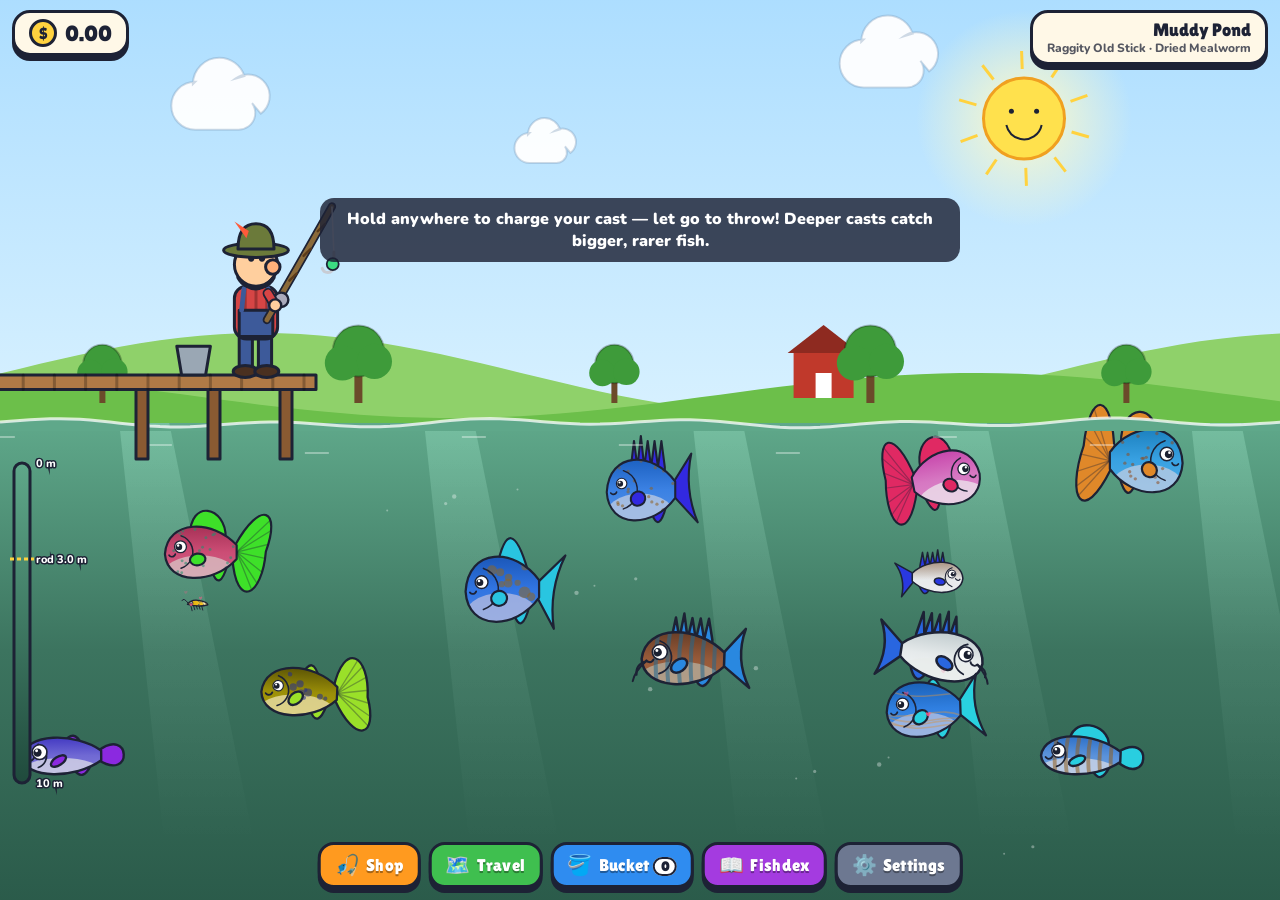
<file: index.html>
<!doctype html>
<html lang="en">
<head>
  <meta charset="utf-8">
  <meta name="viewport" content="width=device-width, initial-scale=1, maximum-scale=1, user-scalable=no, viewport-fit=cover">
  <title>Fishing Tycoon</title>
  <meta name="description" content="Start with a raggity old rod and a dried mealworm. Catch thousands of cartoon fish, sea creatures and legends — megalodons, mermaids, krakens, Poseidon and more — and build your fishing empire.">
  <meta name="theme-color" content="#1f78c8">
  <link rel="icon" href="icons/favicon-32.png" type="image/png" sizes="32x32">
  <link rel="icon" href="icons/icon-192.png" type="image/png" sizes="192x192">
  <link rel="apple-touch-icon" href="icons/apple-touch-icon.png">
  <link rel="manifest" href="manifest.webmanifest">
  <meta property="og:title" content="Fishing Tycoon">
  <meta property="og:description" content="Catch 8,000+ cartoon species — from soggy boots to Poseidon himself — and build your fishing empire.">
  <meta property="og:image" content="/icons/thumbnail.png">
  <meta property="og:type" content="website">
  <meta name="twitter:card" content="summary_large_image">
  <meta name="twitter:image" content="/icons/thumbnail.png">
  <meta name="apple-mobile-web-app-capable" content="yes">
  <link rel="preconnect" href="https://fonts.googleapis.com">
  <link rel="preconnect" href="https://fonts.gstatic.com" crossorigin>
  <link href="https://fonts.googleapis.com/css2?family=Lilita+One&family=Nunito:wght@600;800;900&display=swap" rel="stylesheet">
  <link rel="stylesheet" href="css/style.css?v=12">
</head>
<body>
  <canvas id="game"></canvas>

  <div id="hud">
    <div class="top">
      <div class="pill money"><span class="coin">$</span><span id="money">0</span></div>
      <div class="pill locpill"><span id="locName">Muddy Pond</span><small id="gearLine"></small></div>
    </div>
    <div id="frenzy" class="frenzy hidden"><span id="frenzyText">⚡ FRENZY</span><div class="fbar"><div id="frenzyBar"></div></div></div>
    <div id="hint" class="hint">Hold anywhere to charge your cast — let go to throw! Deeper casts catch bigger, rarer fish.</div>
    <div id="toasts"></div>
    <button id="netBtn" class="btn netbtn hidden"><span id="netLabel">🕸️ Net</span></button>
    <nav class="bottom">
      <button class="btn b-shop" data-open="shop"><span class="ico">🎣</span><span>Shop</span></button>
      <button class="btn b-map" data-open="map"><span class="ico">🗺️</span><span>Travel</span></button>
      <button class="btn b-bucket" data-open="bucket"><span class="ico">🪣</span><span>Bucket <b id="bucketCount">0</b></span></button>
      <button class="btn b-dex" data-open="dex"><span class="ico">📖</span><span>Fishdex</span></button>
      <button class="btn b-set" data-open="settings"><span class="ico">⚙️</span><span class="hide-sm">Settings</span></button>
    </nav>
  </div>

  <div id="modal" class="overlay hidden" role="dialog" aria-modal="true">
    <div class="panel">
      <header><h2 id="modalTitle">Shop</h2><button class="close" id="modalClose" aria-label="Close">✕</button></header>
      <div id="modalTabs" class="tabs"></div>
      <div id="modalBody" class="body"></div>
    </div>
  </div>

  <div id="card" class="overlay hidden" role="dialog" aria-modal="true">
    <div class="catch">
      <div class="burst"></div>
      <div id="cardBadge" class="badge">NEW!</div>
      <div id="cardRarity" class="rarity">Common</div>
      <canvas id="cardCanvas" width="600" height="420"></canvas>
      <h2 id="cardName">Bluegill</h2>
      <div id="cardMeta" class="meta"></div>
      <p id="cardBlurb" class="blurb"></p>
      <div class="actions">
        <button class="btn green" id="cardSell">Sell</button>
        <button class="btn blue" id="cardKeep">Keep</button>
      </div>
    </div>
  </div>

  <script src="js/data.js?v=12"></script>
  <script src="js/art.js?v=12"></script>
  <script src="js/game.js?v=12"></script>
</body>
</html>
</file>
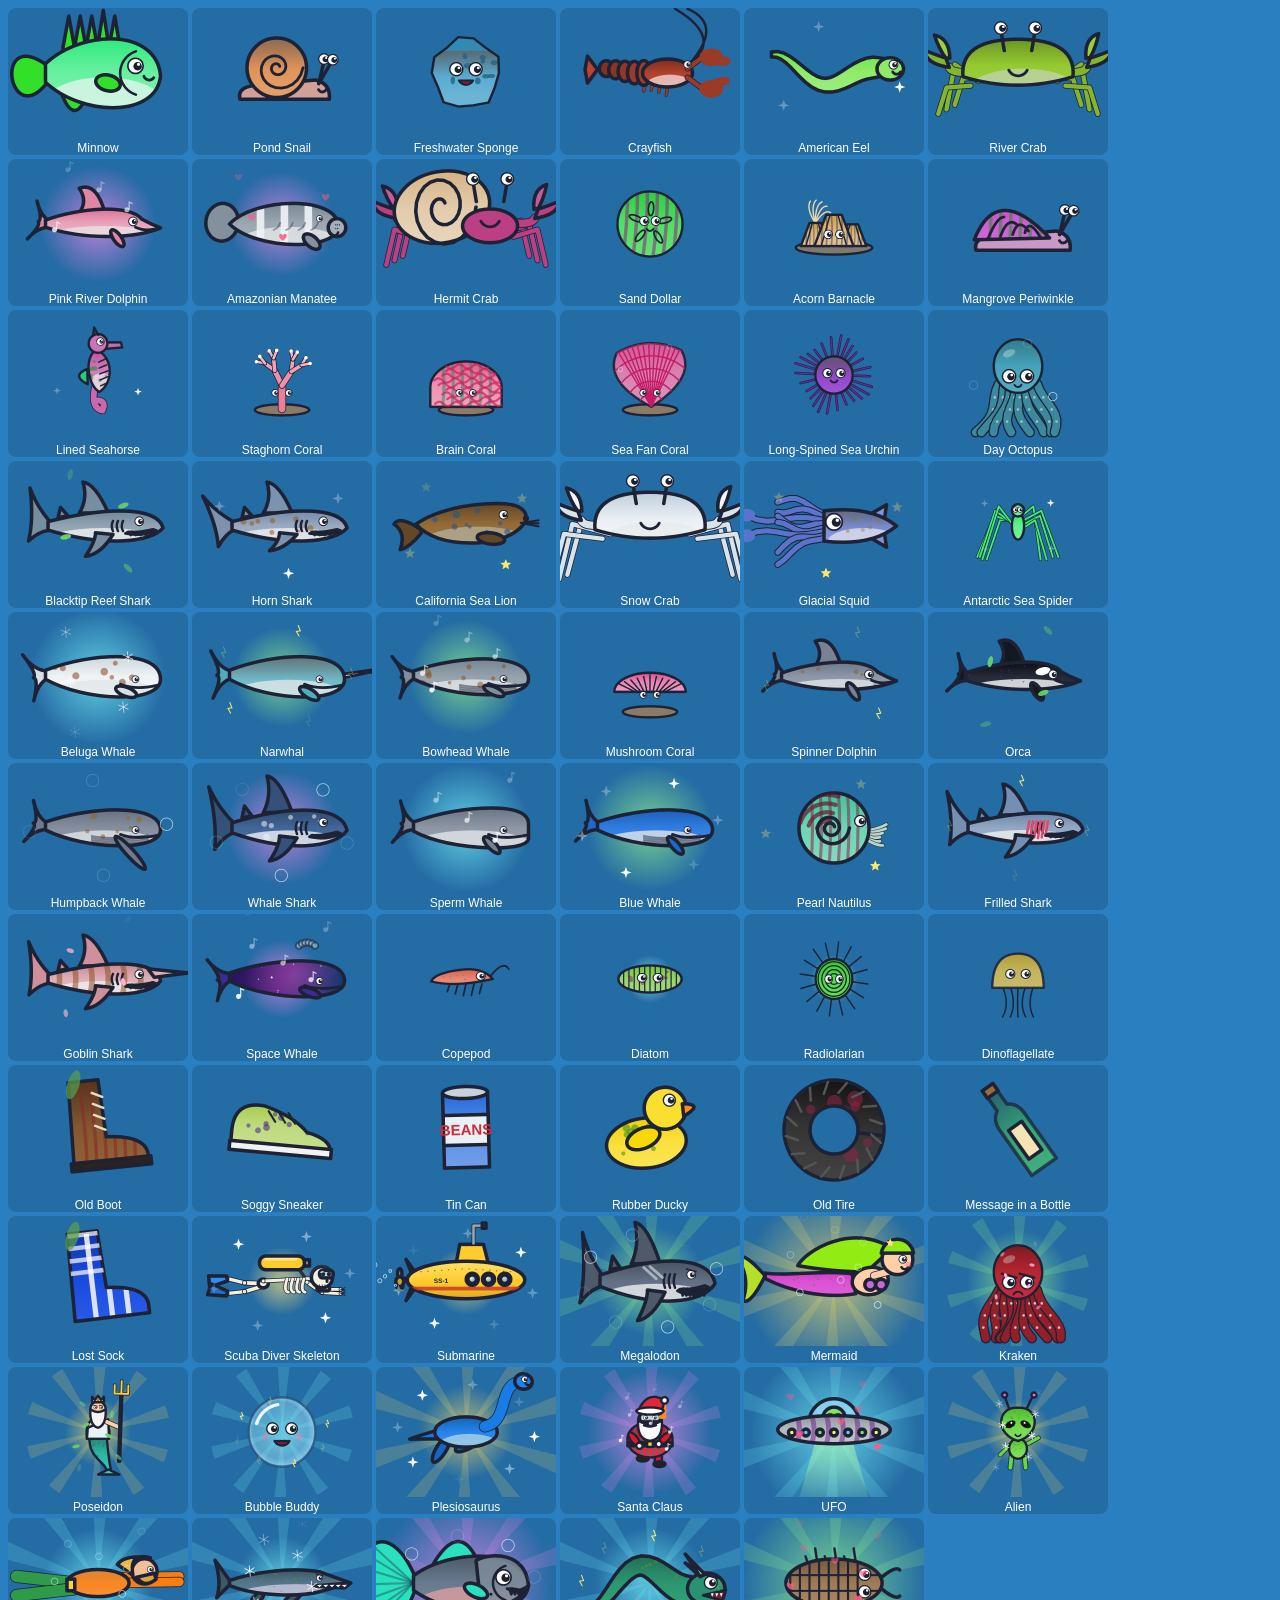
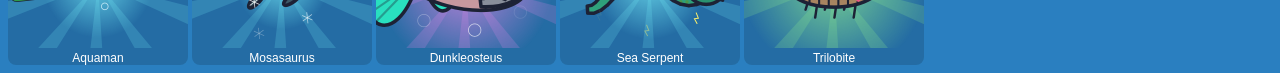
<file: tools/gallery.html>
<!doctype html>
<html><head><meta charset="utf-8"><title>Creature Gallery</title>
<style>body{margin:0;background:#2a7fc0;font:12px sans-serif;color:#fff}#g{display:grid;grid-template-columns:repeat(auto-fill,180px);gap:4px;padding:8px}div.c{background:rgba(0,0,0,.15);border-radius:8px;text-align:center}canvas{width:180px;height:130px}</style>
</head><body><div id="g"></div>
<script src="../js/data.js"></script><script src="../js/art.js"></script>
<script>
const seen = new Set(), picks = [];
const q = new URLSearchParams(location.search).get('q');
for (const sp of FT.SPECIES) {
  const key = q ? sp.id : sp.arch + (sp.art.f.kind || '') + (sp.art.f.cone ? 'c' : '') + (sp.art.f.nautilus ? 'n' : '');
  if (q ? sp.id.includes(q) : !seen.has(key)) { seen.add(key); picks.push(sp); }
}
const cs = picks.slice(0, 120).map(sp => {
  const d = document.createElement('div'); d.className = 'c';
  const c = document.createElement('canvas'); c.width = 360; c.height = 260; d.appendChild(c);
  d.appendChild(document.createTextNode(sp.name)); document.getElementById('g').appendChild(d); return [c, sp];
});
function loop(t) {
  for (const [c, sp] of cs) { const x = c.getContext('2d'); x.setTransform(1,0,0,1,0,0); x.clearRect(0,0,360,260); x.translate(180,130);
    const tall = ['seahorse','octopus','kraken','santa','alien','poseidon','coral','sponge','barnacle','plankton','seaspider','urchin','bubblebuddy','starfish'].includes(sp.art.arch);
    Art.creature(x, sp, tall ? 170 : 250, t / 1000); }
  requestAnimationFrame(loop);
}
requestAnimationFrame(loop);
</script></body></html>
</file>
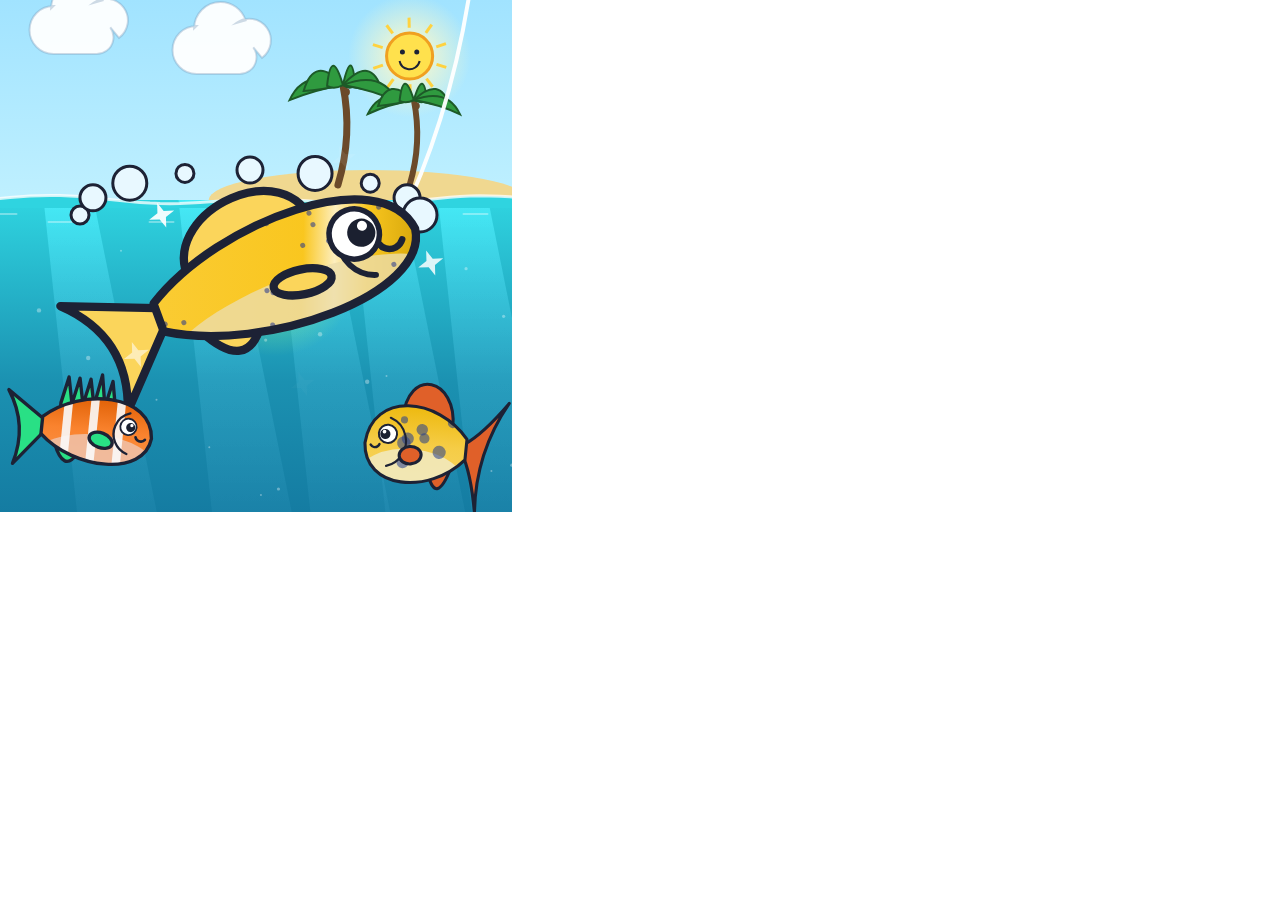
<file: tools/icon.html>
<!doctype html>
<html><head><meta charset="utf-8"><title>icon</title>
<link href="https://fonts.googleapis.com/css2?family=Lilita+One&display=swap" rel="stylesheet">
<style>html,body{margin:0;background:transparent;overflow:hidden}canvas{display:block}</style></head>
<body><canvas id="c"></canvas>
<script src="../js/data.js"></script><script src="../js/art.js"></script>
<script>
// ?mode=icon (square app icon) | ?mode=thumb (1200x630 social/thumbnail)
const mode = new URLSearchParams(location.search).get('mode') || 'icon';
const c = document.getElementById('c');
const W = mode === 'thumb' ? 1200 : 512, H = mode === 'thumb' ? 630 : 512;
c.width = W; c.height = H;
const x = c.getContext('2d');
const T = mode === 'icon' ? 0.6 : 2.2;
function put(id, px, py, size, rot, flip) { const sp = FT.BY_ID[id]; x.save(); x.translate(px, py); if (flip) x.scale(-1, 1); x.rotate(rot || 0); Art.creature(x, sp, size, T); x.restore(); }
function title(txt, px, py, fs) {
  x.save(); x.font = fs + "px 'Lilita One'"; x.textAlign = 'center'; x.textBaseline = 'middle'; x.lineJoin = 'round';
  x.lineWidth = fs * 0.22; x.strokeStyle = '#1d2235'; x.strokeText(txt, px, py + fs * 0.06);
  const g = x.createLinearGradient(0, py - fs / 2, 0, py + fs / 2); g.addColorStop(0, '#fff3a0'); g.addColorStop(0.5, '#ffd23f'); g.addColorStop(1, '#ff9a1f');
  x.fillStyle = g; x.fillText(txt, px, py); x.restore();
}
function draw() {
  if (mode === 'icon') {
    const loc = FT.LOCATIONS[7];
    Art.backdrop(x, loc, W, 200, 1.5);
    Art.water(x, loc, W, H, -200, 520, 1.5);
    Art.surface(x, loc, W, 200, 1.5);
    // fishing line from the top into the fish's mouth
    x.strokeStyle = 'rgba(255,255,255,0.95)'; x.lineWidth = 4; x.beginPath(); x.moveTo(470, -10); x.quadraticCurveTo(450, 120, 397, 228); x.stroke();
    // splash
    x.fillStyle = '#e8f8ff'; x.strokeStyle = '#1d2235'; x.lineWidth = 3;
    for (let i = 0; i < 9; i++) { const a = Math.PI + i / 8 * Math.PI; x.beginPath(); x.arc(250 + Math.cos(a) * 170, 215 + Math.sin(a) * 45, 9 + (i % 3) * 4, 0, 6.3); x.fill(); x.stroke(); }
    put('pond:largemouth-bass:golden', 275, 275, 295, -0.35);
    put('reef:clownfish', 92, 430, 120, 0.1);
    put('reef:blue-tang', 420, 445, 110, -0.1, true);
  } else {
    const loc = FT.LOCATIONS[7];
    Art.backdrop(x, loc, W, 300, 1.5);
    Art.water(x, loc, W, H, -300, 700, 1.5);
    Art.seabed(x, loc, W, 610, 1.5);
    Art.surface(x, loc, W, 300, 1.5);
    const tip = Art.fisher(x, loc, 130, 300, 1.25, 1.5, -1.0, FT.RODS[12]);
    x.strokeStyle = 'rgba(255,255,255,0.9)'; x.lineWidth = 2.5; x.beginPath(); x.moveTo(tip.x, tip.y); x.quadraticCurveTo(330, 260, 420, 300); x.lineTo(420, 470); x.stroke();
    Art.bobber(x, 420, 300, 1.4, 1.5, false);
    put('fabled:kraken', 1070, 470, 230);
    put('fabled:megalodon', 760, 520, 330, -0.05, true);
    put('reef:clownfish', 420, 500, 110, 0.15, true);
    put('reef:pufferfish', 250, 560, 90, 0);
    put('fabled:mermaid', 580, 395, 160, 0.1);
    put('reef:queen-angelfish', 960, 360, 100, 0, true);
    put('tropical:mahi-mahi:rainbow', 360, 395, 130, 0.05);
    title('FISHING TYCOON', 760, 150, 112);
    x.save(); x.font = "34px 'Lilita One'"; x.textAlign = 'center'; x.fillStyle = '#fff'; x.strokeStyle = '#1d2235'; x.lineWidth = 8; x.lineJoin = 'round';
    x.strokeText('8,000+ creatures · 20 locations · 1 raggity rod', 760, 238); x.fillText('8,000+ creatures · 20 locations · 1 raggity rod', 760, 238); x.restore();
  }
  document.title = 'ready';
}
document.fonts.load("40px 'Lilita One'").then(draw, draw);
</script></body></html>
</file>
<file: css/style.css>
:root {
  --ink: #1d2235;
  --cream: #fff8e7;
  --cream2: #f3e6c4;
  --sea: #1f78c8;
  --green: #3fbf4f;
  --blue: #2f8cf0;
  --orange: #ff9a1f;
  --red: #ff4d5e;
  --shadow: 0 5px 0 var(--ink);
}
* { box-sizing: border-box; -webkit-tap-highlight-color: transparent; }
html, body { margin: 0; height: 100%; overflow: hidden; background: #1f78c8; font-family: 'Nunito', system-ui, sans-serif; color: var(--ink); user-select: none; -webkit-user-select: none; -webkit-touch-callout: none; touch-action: none; overscroll-behavior: none; }
canvas#game { position: fixed; inset: 0; display: block; touch-action: none; -webkit-touch-callout: none; -webkit-user-select: none; user-select: none; }
.hidden { display: none !important; }

#hud { position: fixed; inset: 0; pointer-events: none; }
#hud .top { position: absolute; top: max(10px, env(safe-area-inset-top)); left: 12px; right: 12px; display: flex; gap: 10px; align-items: flex-start; justify-content: space-between; flex-wrap: wrap; }
.pill { pointer-events: auto; background: var(--cream); border: 3px solid var(--ink); border-radius: 18px; box-shadow: var(--shadow); padding: 6px 14px; font-family: 'Lilita One', cursive; font-size: 22px; display: flex; align-items: center; gap: 8px; }
.money .coin { display: inline-grid; place-items: center; width: 28px; height: 28px; border-radius: 50%; background: #ffd23f; border: 3px solid var(--ink); font-size: 16px; }
.locpill { flex-direction: column; align-items: flex-end; gap: 0; font-size: 18px; text-align: right; max-width: 60vw; }
.locpill small { font-family: 'Nunito'; font-weight: 800; font-size: 12px; opacity: .75; }

.hint { position: absolute; left: 50%; top: 22%; transform: translateX(-50%); background: rgba(29,34,53,.82); color: #fff; padding: 10px 18px; border-radius: 14px; font-weight: 900; font-size: 16px; text-align: center; max-width: calc(100vw - 32px); animation: bob 1.6s ease-in-out infinite; }
@keyframes bob { 50% { transform: translateX(-50%) translateY(-6px); } }

.bottom { position: absolute; bottom: max(12px, env(safe-area-inset-bottom)); left: 50%; transform: translateX(-50%); display: flex; gap: 8px; pointer-events: auto; max-width: calc(100vw - 16px); }
.btn { font-family: 'Lilita One', cursive; font-size: 17px; letter-spacing: .3px; color: #fff; border: 3px solid var(--ink); border-radius: 16px; padding: 8px 14px; cursor: pointer; box-shadow: var(--shadow); background: var(--blue); text-shadow: 0 2px 0 rgba(0,0,0,.35); display: inline-flex; align-items: center; gap: 6px; transition: transform .08s; white-space: nowrap; }
.btn:active { transform: translateY(4px); box-shadow: 0 1px 0 var(--ink); }
.btn:disabled { filter: grayscale(.8) brightness(.85); cursor: not-allowed; }
.btn .ico { font-size: 20px; text-shadow: none; }
.btn b { background: #fff; color: var(--ink); border-radius: 10px; padding: 0 6px; font-size: 13px; text-shadow: none; border: 2px solid var(--ink); }
.b-shop { background: #ff9a1f; } .b-map { background: #3fbf4f; } .b-bucket { background: #2f8cf0; } .b-dex { background: #a43be0; } .b-set { background: #6d7891; }
.btn.green { background: var(--green); } .btn.blue { background: var(--blue); } .btn.orange { background: var(--orange); } .btn.red { background: var(--red); } .btn.gray { background: #8b93a7; }
.btn.small { font-size: 14px; padding: 5px 10px; border-radius: 12px; box-shadow: 0 3px 0 var(--ink); }

.frenzy { position: absolute; top: 74px; left: 50%; transform: translateX(-50%); background: linear-gradient(90deg, #ffe66b, #ffb534); border: 3px solid var(--ink); border-radius: 16px; box-shadow: 0 4px 0 var(--ink); padding: 4px 14px 8px; font-family: 'Lilita One', cursive; font-size: 22px; color: #fff; text-shadow: 0 2px 0 var(--ink), 1px 0 0 var(--ink), -1px 0 0 var(--ink); text-align: center; min-width: 220px; animation: pulse .6s ease-in-out infinite alternate; }
.frenzy[data-tier="big"] { background: linear-gradient(90deg, #8fd6ff, #c58bff, #ff8cf0); }
.frenzy[data-tier="mega"] { background: linear-gradient(90deg, #ff4d5e, #ff9a1f, #ffd23f, #3fbf4f, #2f8cf0, #a43be0); background-size: 200% 100%; animation: pulse .4s ease-in-out infinite alternate, slide 2s linear infinite; }
.frenzy .fbar { height: 8px; background: rgba(0,0,0,.25); border-radius: 6px; overflow: hidden; border: 2px solid var(--ink); margin-top: 3px; }
.frenzy .fbar div { height: 100%; background: #fff; }
@keyframes pulse { to { transform: translateX(-50%) scale(1.06); } }
@keyframes slide { to { background-position: 200% 0; } }
/* net button */
.netbtn { position: absolute; right: 14px; bottom: calc(max(12px, env(safe-area-inset-bottom)) + 70px); pointer-events: auto; background: #ff7a3a; font-size: 18px; }
@media (max-width: 600px) { .netbtn { bottom: calc(max(12px, env(safe-area-inset-bottom)) + 80px); font-size: 15px; } }
#toasts { position: absolute; top: 76px; left: 50%; transform: translateX(-50%); display: flex; flex-direction: column; gap: 6px; align-items: center; width: min(92vw, 460px); }
.frenzy:not(.hidden) ~ #toasts { top: 132px; }
.toast { background: var(--cream); border: 3px solid var(--ink); border-radius: 14px; box-shadow: 0 4px 0 var(--ink); padding: 6px 14px; font-weight: 900; font-size: 15px; animation: tin .25s ease-out; text-align: center; }
.toast.bad { background: #ffd9dc; } .toast.good { background: #d9ffd9; } .toast.gold { background: linear-gradient(90deg, #ffe66b, #ffb3f0, #8fd6ff); }
.toast.out { opacity: 0; transform: translateY(-8px); transition: all .3s; }
@keyframes tin { from { opacity: 0; transform: translateY(-12px) scale(.9); } }

.overlay { position: fixed; inset: 0; background: rgba(10,20,40,.55); display: grid; place-items: center; z-index: 10; padding: 12px; }
.panel { width: min(860px, 100%); max-height: min(88vh, 100%); background: var(--cream); border: 4px solid var(--ink); border-radius: 24px; box-shadow: 0 8px 0 var(--ink); display: flex; flex-direction: column; overflow: hidden; animation: pop .22s ease-out; }
@keyframes pop { from { transform: scale(.85); opacity: 0; } }
.panel header { display: flex; align-items: center; justify-content: space-between; padding: 12px 16px; background: linear-gradient(#ffd86b, #ffb534); border-bottom: 4px solid var(--ink); }
.panel h2 { margin: 0; font-family: 'Lilita One', cursive; font-size: 28px; color: #fff; text-shadow: 0 3px 0 var(--ink), 2px 0 0 var(--ink), -2px 0 0 var(--ink), 0 -2px 0 var(--ink); letter-spacing: .5px; }
.close { width: 40px; height: 40px; border-radius: 50%; border: 3px solid var(--ink); background: var(--red); color: #fff; font-size: 20px; font-weight: 900; cursor: pointer; box-shadow: 0 3px 0 var(--ink); }
.tabs { display: flex; gap: 6px; padding: 10px 14px 0; flex-wrap: wrap; }
.tabs:empty { display: none; }
.tab { font-family: 'Lilita One'; font-size: 16px; padding: 6px 14px; border: 3px solid var(--ink); border-radius: 12px 12px 0 0; background: var(--cream2); cursor: pointer; color: var(--ink); }
.tab.on { background: #fff; transform: translateY(3px); }
.body { padding: 14px; overflow-y: auto; -webkit-overflow-scrolling: touch; touch-action: pan-y; }
.body .info { font-weight: 800; margin: 0 0 10px; }

.grid { display: grid; grid-template-columns: repeat(auto-fill, minmax(230px, 1fr)); gap: 10px; }
.item { background: #fff; border: 3px solid var(--ink); border-radius: 16px; padding: 10px; display: flex; gap: 10px; align-items: center; box-shadow: 0 3px 0 var(--ink); }
.item.owned { background: #eefbea; }
.item.equipped { background: #fff6c9; outline: 3px dashed #ffb534; outline-offset: -8px; }
.item canvas { flex: none; width: 64px; height: 64px; border-radius: 12px; background: #d8efff; border: 2px solid var(--ink); }
.item .txt { flex: 1; min-width: 0; }
.item .nm { font-family: 'Lilita One'; font-size: 17px; line-height: 1.1; }
.item .st { font-size: 12.5px; font-weight: 800; opacity: .8; line-height: 1.35; }
.item .btn { margin-top: 6px; }
.loccard canvas { width: 110px; height: 72px; }

.dexgrid { display: grid; grid-template-columns: repeat(auto-fill, minmax(118px, 1fr)); gap: 8px; }
.dex { background: #fff; border: 3px solid var(--ink); border-radius: 14px; padding: 6px; text-align: center; cursor: pointer; position: relative; box-shadow: 0 3px 0 var(--ink); }
.dex canvas { width: 100%; height: 76px; display: block; }
.dex .nm { font-size: 12px; font-weight: 900; line-height: 1.15; min-height: 28px; }
.dex .bar { position: absolute; left: 0; right: 0; top: 0; height: 6px; border-radius: 10px 10px 0 0; }
.dex.unk .nm { opacity: .5; }
.filters { display: flex; gap: 8px; flex-wrap: wrap; margin-bottom: 10px; align-items: center; }
select { font-family: 'Nunito'; font-weight: 800; font-size: 14px; padding: 6px 8px; border: 3px solid var(--ink); border-radius: 12px; background: #fff; color: var(--ink); max-width: 100%; }
.pager { display: flex; justify-content: center; align-items: center; gap: 10px; margin-top: 12px; font-weight: 900; }
.progress { height: 18px; border: 3px solid var(--ink); border-radius: 12px; background: #fff; overflow: hidden; margin: 6px 0 12px; }
.progress div { height: 100%; background: linear-gradient(90deg, #3fbf4f, #8fe36b); }

.rows { display: flex; flex-direction: column; gap: 6px; }
.row { display: flex; align-items: center; gap: 10px; background: #fff; border: 3px solid var(--ink); border-radius: 14px; padding: 6px 10px; }
.row canvas { width: 52px; height: 40px; flex: none; }
.row .nm { flex: 1; min-width: 0; font-weight: 900; font-size: 14px; line-height: 1.2; }
.row .nm small { display: block; font-weight: 800; opacity: .7; font-size: 12px; }
.row .val { font-family: 'Lilita One'; font-size: 16px; }
.rtag { display: inline-block; font-size: 11px; font-weight: 900; color: #fff; padding: 0 6px; border-radius: 8px; border: 2px solid var(--ink); text-shadow: 0 1px 0 rgba(0,0,0,.4); vertical-align: middle; }
.toolbar { display: flex; gap: 8px; flex-wrap: wrap; align-items: center; margin-bottom: 10px; }

.catch { position: relative; width: min(440px, 100%); background: var(--cream); border: 4px solid var(--ink); border-radius: 26px; box-shadow: 0 8px 0 var(--ink); padding: 18px 16px 16px; text-align: center; animation: pop .3s cubic-bezier(.2, 1.6, .5, 1); overflow: hidden; }
.catch .burst { position: absolute; inset: -50%; background: repeating-conic-gradient(from 0deg, rgba(255,210,63,.25) 0 10deg, transparent 10deg 20deg); animation: spin 12s linear infinite; pointer-events: none; }
@keyframes spin { to { transform: rotate(360deg); } }
.catch > * { position: relative; }
.catch canvas { width: 100%; max-width: 360px; aspect-ratio: 600 / 420; display: block; margin: 4px auto; }
.catch h2 { margin: 2px 0; font-family: 'Lilita One'; font-size: 30px; line-height: 1.05; }
.catch .rarity { display: inline-block; font-family: 'Lilita One'; color: #fff; font-size: 18px; padding: 2px 14px; border-radius: 12px; border: 3px solid var(--ink); text-shadow: 0 2px 0 rgba(0,0,0,.4); }
.catch .badge { position: absolute; top: 12px; right: 12px; background: var(--red); color: #fff; font-family: 'Lilita One'; padding: 4px 10px; border-radius: 12px; border: 3px solid var(--ink); transform: rotate(8deg); animation: wig .6s ease-in-out infinite alternate; z-index: 2; }
@keyframes wig { to { transform: rotate(-6deg) scale(1.08); } }
.catch .meta { font-weight: 900; font-size: 15px; display: flex; justify-content: center; gap: 12px; flex-wrap: wrap; }
.catch .blurb { font-weight: 800; font-size: 14px; opacity: .8; margin: 6px 0 10px; min-height: 0; }
.catch .actions { display: flex; gap: 10px; justify-content: center; }
.catch.fabled { background: linear-gradient(160deg, #fff6c9, #ffd9f6, #d4f0ff); }
.rainbowtext { background: linear-gradient(90deg, #ff4d5e, #ff9a1f, #ffd23f, #3fbf4f, #2f8cf0, #a43be0); -webkit-background-clip: text; background-clip: text; color: transparent; }

.settings { display: flex; flex-direction: column; gap: 10px; font-weight: 800; }
.settings label { display: flex; align-items: center; gap: 10px; background: #fff; border: 3px solid var(--ink); border-radius: 14px; padding: 10px; }
.settings input { width: 22px; height: 22px; }
.stats { display: grid; grid-template-columns: repeat(auto-fill, minmax(160px, 1fr)); gap: 8px; }
.stat { background: #fff; border: 3px solid var(--ink); border-radius: 14px; padding: 8px 10px; }
.stat b { display: block; font-family: 'Lilita One'; font-size: 20px; }

@media (max-width: 600px) {
  .btn { font-size: 13px; padding: 7px 9px; gap: 4px; border-radius: 13px; }
  .btn .ico { font-size: 17px; }
  .hide-sm { display: none; }
  .pill { font-size: 18px; padding: 4px 10px; }
  .locpill { font-size: 15px; }
  .panel h2 { font-size: 22px; }
  .grid { grid-template-columns: 1fr; }
  .bottom { gap: 5px; left: 8px; right: 8px; transform: none; max-width: none; }
  .bottom .btn { flex: 1; flex-direction: column; gap: 1px; padding: 5px 2px; font-size: 12px; min-width: 0; }
  .bottom .btn .ico { font-size: 20px; }
  .hide-sm { display: inline; }
}
</file>
